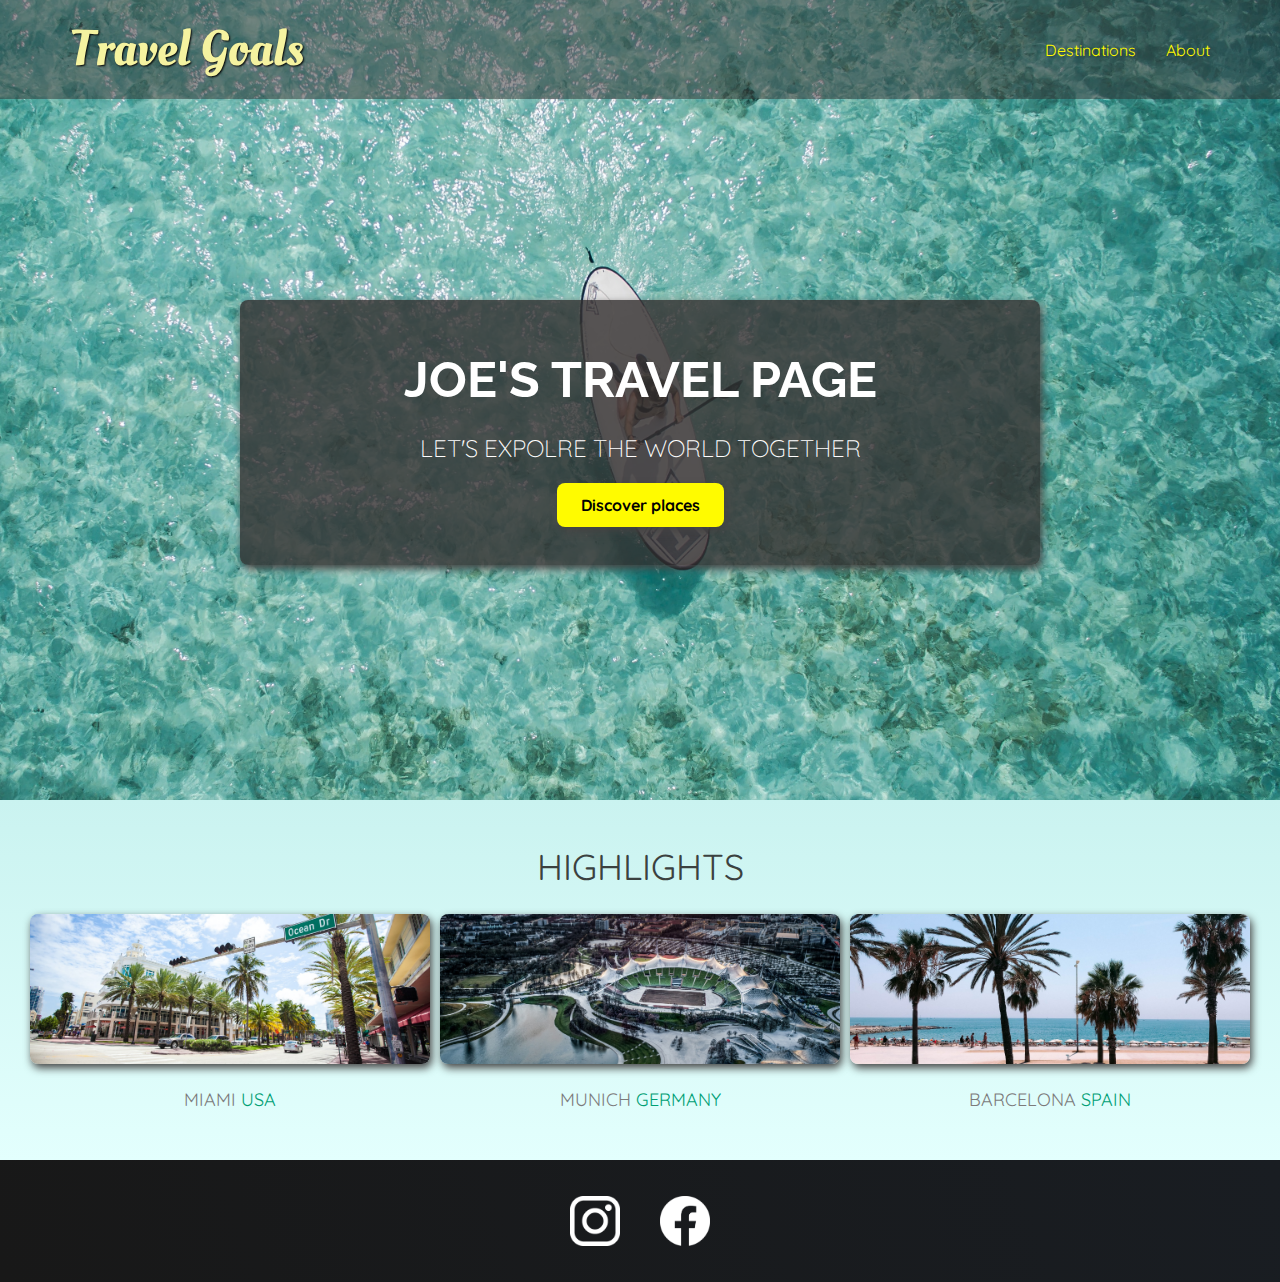
<file: index.html>
<!DOCTYPE html>
<html lang="en">
  <head>
    <meta charset="UTF-8" />
    <link
      href="https://fonts.googleapis.com/css2?family=Raleway:wght@700&family=Oleo+Script:wght@700&family=Quicksand:wght@300;500;700&display=swap"
      rel="stylesheet"
    />
    <link rel="stylesheet" href="styles/shared.css" />
    <link rel="stylesheet" href="styles/style.css" />
    <title>Travel Goals</title>
  </head>
  <body>
    <header>
      <div id="page-logo">
        <a href="index.html">Travel Goals</a>
      </div>
      <nav>
        <ul>
          <li><a href="/places.html">Destinations</a></li>
          <li><a href="">About</a></li>
        </ul>
      </nav>
    </header>
    <main>
      <section id="hero">
        <div id="hero-content">
          <h1>Joe's Travel Page</h1>
          <p>Let's expolre the world together</p>
          <a class="button" href="places.html">Discover places</a>
        </div>
      </section>

      <section id="highlights">
        <h2>Highlights</h2>
        <ul class="destinations">
          <li class="destination">
            <img src="images/places/miami.jpg" alt="place1" />
            <p>Miami <a href="">USA</a></p>
          </li>
          <li class="destination">
            <img src="images/places/munich.jpg" alt="place2" />
            <p>Munich <a href="">Germany</a></p>
          </li>
          <li class="destination">
            <img src="images/places/barcelona.jpg" alt="place3" />
            <p>Barcelona <a href="">Spain</a></p>
          </li>
        </ul>
      </section>
    </main>
    <footer>
      <ul>
        <li>
          <a href="http://www.instagram.com/"
            ><img src="/images/icons/insta.png" alt="instagram logo"
          /></a>
        </li>
        <li>
          <a href="http://www.facebook.com/"
            ><img src="/images/icons/facebook.png" alt="facebook logo"
          /></a>
        </li>
      </ul>
    </footer>
  </body>
</html>
</file>
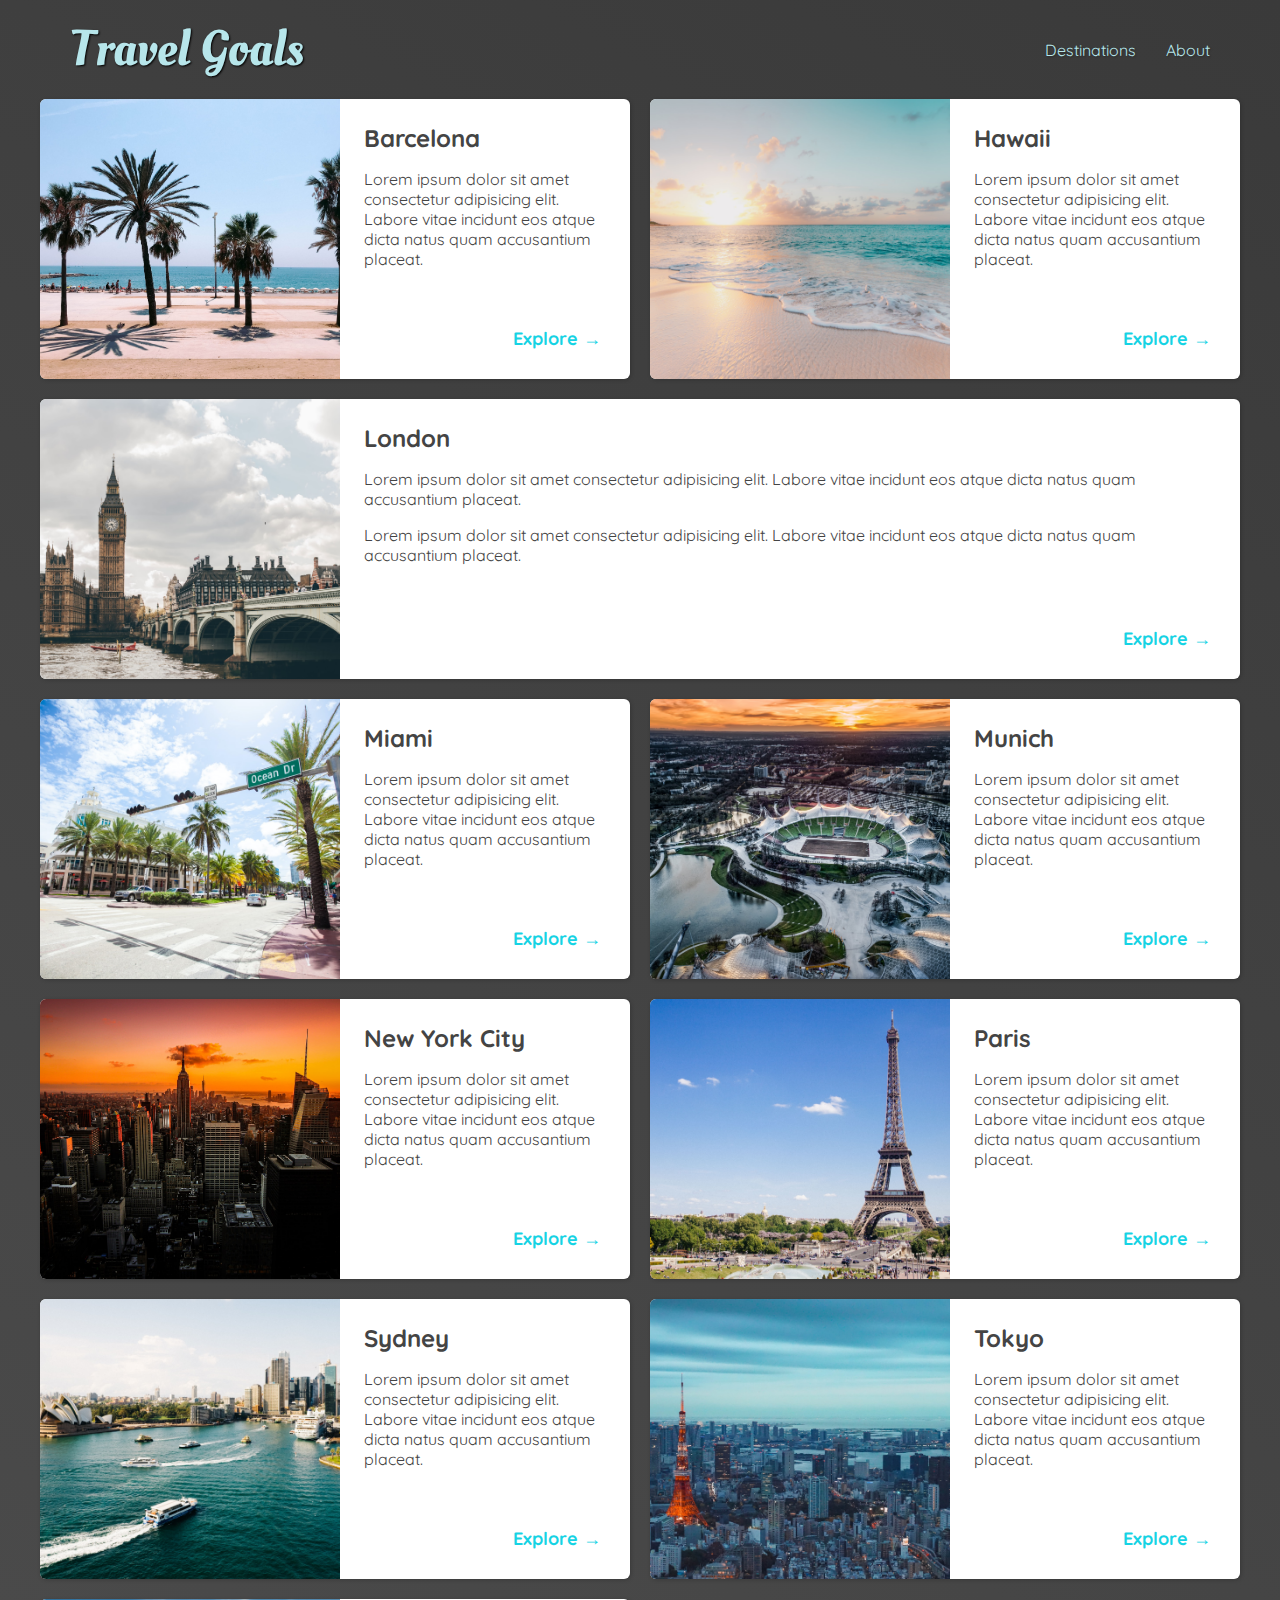
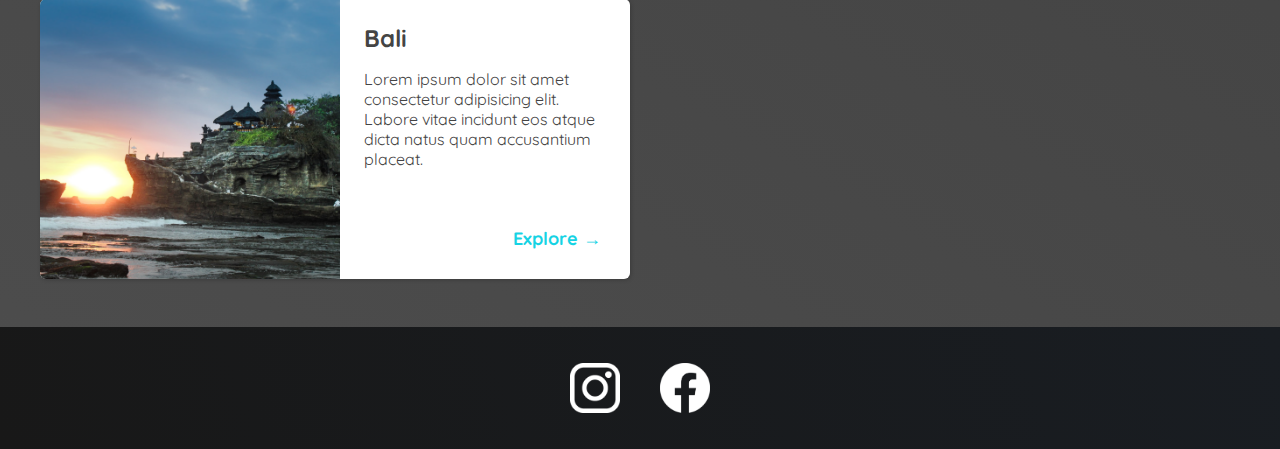
<file: places.html>
<!DOCTYPE html>
<html lang="en">
  <head>
    <meta charset="UTF-8" />
    <link
      href="https://fonts.googleapis.com/css2?family=Raleway:wght@700&amp;family=Oleo+Script:wght@700&amp;family=Quicksand:wght@300;500;700&amp;display=swap"
      rel="stylesheet"
    />
    <link rel="stylesheet" href="styles/shared.css" />
    <link rel="stylesheet" href="styles/places.css" />
    <title>Travel Goals</title>
  </head>
  <body>
    <header>
      <div id="page-logo">
        <a href="index.html">Travel Goals</a>
      </div>
      <nav>
        <ul>
          <li>
            <a href="/places.html">Destinations</a>
          </li>
          <li>
            <a href="">About</a>
          </li>
        </ul>
      </nav>
    </header>
    <main>
      <ul>
        <li>
          <img src="images/places/barcelona.jpg" alt="City of Barcelona" />
          <div class="item-content">
            <div>
              <h2>Barcelona</h2>
              <p>
                Lorem ipsum dolor sit amet consectetur adipisicing elit. Labore
                vitae incidunt eos atque dicta natus quam accusantium placeat.
              </p>
            </div>
            <div class="actions">
              <a href="https://en.wikipedia.org/wiki/Barcelona" target="_blank"
                >Explore &#x2192</a
              >
            </div>
          </div>
        </li>
        <li>
          <img src="images/places/hawaii.jpg" alt="Hawaii beach" />
          <div class="item-content">
            <div>
              <h2>Hawaii</h2>
              <p>
                Lorem ipsum dolor sit amet consectetur adipisicing elit. Labore
                vitae incidunt eos atque dicta natus quam accusantium placeat.
              </p>
            </div>
            <div class="actions">
              <a href="https://en.wikipedia.org/wiki/Hawaii" target="_blank"
                >Explore &#x2192</a
              >
            </div>
          </div>
        </li>
        <li>
          <img src="images/places/london.jpg" alt="London city" />
          <div class="item-content">
            <div>
              <h2>London</h2>
              <p>
                Lorem ipsum dolor sit amet consectetur adipisicing elit. Labore
                vitae incidunt eos atque dicta natus quam accusantium placeat.
              </p>
              <p>
                Lorem ipsum dolor sit amet consectetur adipisicing elit. Labore
                vitae incidunt eos atque dicta natus quam accusantium placeat.
              </p>
            </div>
            <div class="actions">
              <a href="https://en.wikipedia.org/wiki/London" target="_blank"
                >Explore &#x2192</a
              >
            </div>
          </div>
        </li>
        <li>
          <img src="images/places/miami.jpg" alt="Miami streets" />
          <div class="item-content">
            <div>
              <h2>Miami</h2>
              <p>
                Lorem ipsum dolor sit amet consectetur adipisicing elit. Labore
                vitae incidunt eos atque dicta natus quam accusantium placeat.
              </p>
            </div>
            <div class="actions">
              <a href="https://en.wikipedia.org/wiki/Miami" target="_blank"
                >Explore &#x2192</a
              >
            </div>
          </div>
        </li>
        <li>
          <img src="images/places/munich.jpg" alt="Munich football stadium" />
          <div class="item-content">
            <div>
              <h2>Munich</h2>
              <p>
                Lorem ipsum dolor sit amet consectetur adipisicing elit. Labore
                vitae incidunt eos atque dicta natus quam accusantium placeat.
              </p>
            </div>
            <div class="actions">
              <a href="https://en.wikipedia.org/wiki/Munich" target="_blank"
                >Explore &#x2192</a
              >
            </div>
          </div>
        </li>
        <li>
          <img
            src="images/places/new-york-city.jpg"
            alt="New York City skyline"
          />
          <div class="item-content">
            <div>
              <h2>New York City</h2>
              <p>
                Lorem ipsum dolor sit amet consectetur adipisicing elit. Labore
                vitae incidunt eos atque dicta natus quam accusantium placeat.
              </p>
            </div>
            <div class="actions">
              <a
                href="https://en.wikipedia.org/wiki/New_York_City"
                target="_blank"
                >Explore &#x2192</a
              >
            </div>
          </div>
        </li>
        <li>
          <img src="images/places/paris.jpg" alt="Paris city" />
          <div class="item-content">
            <div>
              <h2>Paris</h2>
              <p>
                Lorem ipsum dolor sit amet consectetur adipisicing elit. Labore
                vitae incidunt eos atque dicta natus quam accusantium placeat.
              </p>
            </div>
            <div class="actions">
              <a href="https://en.wikipedia.org/wiki/Paris" target="_blank"
                >Explore &#x2192</a
              >
            </div>
          </div>
        </li>
        <li>
          <img src="images/places/sydney.jpg" alt="Sydney beach" />
          <div class="item-content">
            <div>
              <h2>Sydney</h2>
              <p>
                Lorem ipsum dolor sit amet consectetur adipisicing elit. Labore
                vitae incidunt eos atque dicta natus quam accusantium placeat.
              </p>
            </div>
            <div class="actions">
              <a href="https://en.wikipedia.org/wiki/Sydney" target="_blank"
                >Explore &#x2192</a
              >
            </div>
          </div>
        </li>
        <li>
          <img src="images/places/tokyo.jpg" alt="Tokyo skyline" />
          <div class="item-content">
            <div>
              <h2>Tokyo</h2>
              <p>
                Lorem ipsum dolor sit amet consectetur adipisicing elit. Labore
                vitae incidunt eos atque dicta natus quam accusantium placeat.
              </p>
            </div>
            <div class="actions">
              <a href="https://en.wikipedia.org/wiki/Tokyo" target="_blank"
                >Explore &#x2192</a
              >
            </div>
          </div>
        </li>
        <li>
          <img src="images/places/bali.jpg" alt="Bali beach" />
          <div class="item-content">
            <div>
              <h2>Bali</h2>
              <p>
                Lorem ipsum dolor sit amet consectetur adipisicing elit. Labore
                vitae incidunt eos atque dicta natus quam accusantium placeat.
              </p>
            </div>
            <div class="actions">
              <a href="https://en.wikipedia.org/wiki/Bali" target="_blank"
                >Explore &#x2192</a
              >
            </div>
          </div>
        </li>
      </ul>
    </main>
    <footer>
      <ul>
        <li>
          <a href="http://www.instagram.com/"
            ><img src="/images/icons/insta.png" alt="instagram logo"
          /></a>
        </li>
        <li>
          <a href="http://www.facebook.com/"
            ><img src="/images/icons/facebook.png" alt="facebook logo"
          /></a>
        </li>
      </ul>
    </footer>
  </body>
</html>
</file>
<file: styles/shared.css>
* {
  font-family: "Quicksand", sans-serif;
}
html {
  min-height: 100%;
}

body {
  min-height: 100vh;
  min-width: 400px;
  margin: 0;
  height: 100%;
  display: flex;
  flex-direction: column;
}

header {
  padding: 15px 60px;
  display: flex;
  flex-direction: row;
  flex-wrap: wrap;
  align-items: center;
  justify-content: space-between;
  position: absolute;
  width: 100%;
  min-width: 400px;
  top: 0;
  left: 0;
  box-sizing: border-box;
  background-color: rgb(51, 47, 47, 0.5);
}

a {
  text-decoration: none;
}

.button {
  background-color: rgb(255, 251, 0);
  color: black;
  border-radius: 8px;
  padding: 12px 24px;
  font-weight: 700;
  box-shadow: 2px 4px 8px rgb(68, 67, 67);
}
.button:hover {
  background-color: rgb(255, 230, 0);
}

#page-logo a {
  padding: 10px;
  font-family: "Oleo Script", sans-serif;
  font-size: 50px;
  color: rgb(245, 243, 160);
  text-shadow: 1px 1px 2px rgb(0, 0, 0);
  display: inline;
}
nav {
  margin: 8px 0;
}
ul {
  list-style: none;
  margin: 0;
  padding: 0;
  display: flex;
}

nav ul {
  justify-content: flex-end;
}

nav a {
  color: rgb(255, 251, 0);
  font-size: 20;
  padding: 10px;
  margin-left: 10px;
  text-shadow: 1px 1px 2px rgb(0, 0, 0, 0.3);
}

nav a:hover {
  color: black;
  background-color: rgb(245, 239, 160);
  border-radius: 8px;
  text-shadow: none;
}

footer {
  min-height: 100px;
  background: linear-gradient(70deg, rgb(24, 24, 24), rgb(25, 29, 34));
  padding: 36px 0;
  bottom: 0;
  left: 0;
  width: 100%;
  box-sizing: border-box;
  text-align: center;
}

footer ul {
  justify-content: center;
}

footer li {
  width: 50px;
  height: 50px;
  margin: 0 20px;
}

footer img {
  width: 100%;
  height: 100%;
}
</file>
<file: styles/style.css>
body {
  background-color: rgb(200, 248, 248);
}

#hero {
  height: 800px;
  background-image: url("/images/places/ocean.jpg");
  background-position: center;
  background-size: cover;
  padding: 0 10px;
}
#hero-content {
  background-color: rgb(51, 47, 47, 0.8);
  box-shadow: 2px 4px 8px rgb(68, 67, 67);
  border-radius: 8px;
  text-align: center;
  padding: 50px 0;
  margin: 0 auto 0 auto;
  position: relative;
  top: 300px;
  min-width: 380px;
  max-width: 800px;
}

#hero-content h1 {
  color: white;
  text-transform: uppercase;
  font-size: 50px;
  font-family: "Raleway", sans-serif;
  margin: 0;
}
#hero-content p {
  color: white;
  text-transform: uppercase;
  font-size: 24px;
  font-weight: 300;
  margin-bottom: 32px;
}

#highlights {
  margin: 0;
  padding: 24px;
  height: 100%;
  background: linear-gradient(0deg, rgb(227, 255, 253), rgb(202, 243, 240));
}
#highlights h2 {
  text-align: center;
  text-transform: uppercase;
  color: rgb(59, 65, 64);
  font-size: 36px;
  font-weight: 400;
  margin: 20px 0;
}

.destinations {
  list-style: none;
  padding: 0;
  margin: 0 auto 0 auto;
  display: flex;
  justify-content: center;
  flex-wrap: wrap;
  max-width: 1300px;
}

.destination {
  margin: 5px;
}

.destination img {
  width: 400px;
  max-height: 150px;
  object-fit: cover;
  border-radius: 8px;
  box-shadow: 2px 4px 8px rgb(68, 67, 67);
}
.destination p {
  font-size: 18px;
  text-align: center;
  text-transform: uppercase;
  color: rgb(124, 123, 123);
  margin: 20px 0;
}
.destination a {
  color: rgb(0, 160, 117);
}
.destination a:hover {
  color: rgb(5, 187, 126);
}
</file>
<file: styles/places.css>
body {
  background: linear-gradient(30deg, rgb(77, 77, 77), rgb(58, 58, 58));
  color: rgb(68, 68, 68);
}

header {
  position: static;
  background: none;
}

#page-logo a {
  color: rgb(183, 230, 235);
}
nav a {
  color: rgb(183, 230, 235);
}

nav a:hover {
  background-color: rgb(183, 230, 235);
  color: rgb(59, 59, 59);
}

main ul {
  min-width: 1200px;
  max-width: 1200px;
  margin: 0 auto 48px auto;
  display: grid;
  grid-template-columns: 1fr 1fr;
  gap: 20px;
}

main li {
  display: flex;
  background-color: white;
  border-radius: 6px;
  box-shadow: 1px 1px 4px rgb(0, 0, 0, 0.2);
  overflow: hidden;
}

main li:nth-of-type(3) {
  grid-column: 1 / span 2;
}

main li img {
  width: 300px;
  height: 280px;
  object-fit: cover;
}

.item-content {
  padding: 24px;
  display: flex;
  flex-direction: column;
  justify-content: space-between;
}

.item-content h2 {
  margin: 0;
}

.actions {
  display: flex;
  justify-content: flex-end;
}

.actions a {
  color: rgb(22, 211, 228);
  font-weight: 800;
  font-size: 18px;
  padding: 5px;
  margin-left: 5px;
}

.actions a:hover {
  background-color: rgb(235, 253, 255);
  border-radius: 5px;
}
</file>
